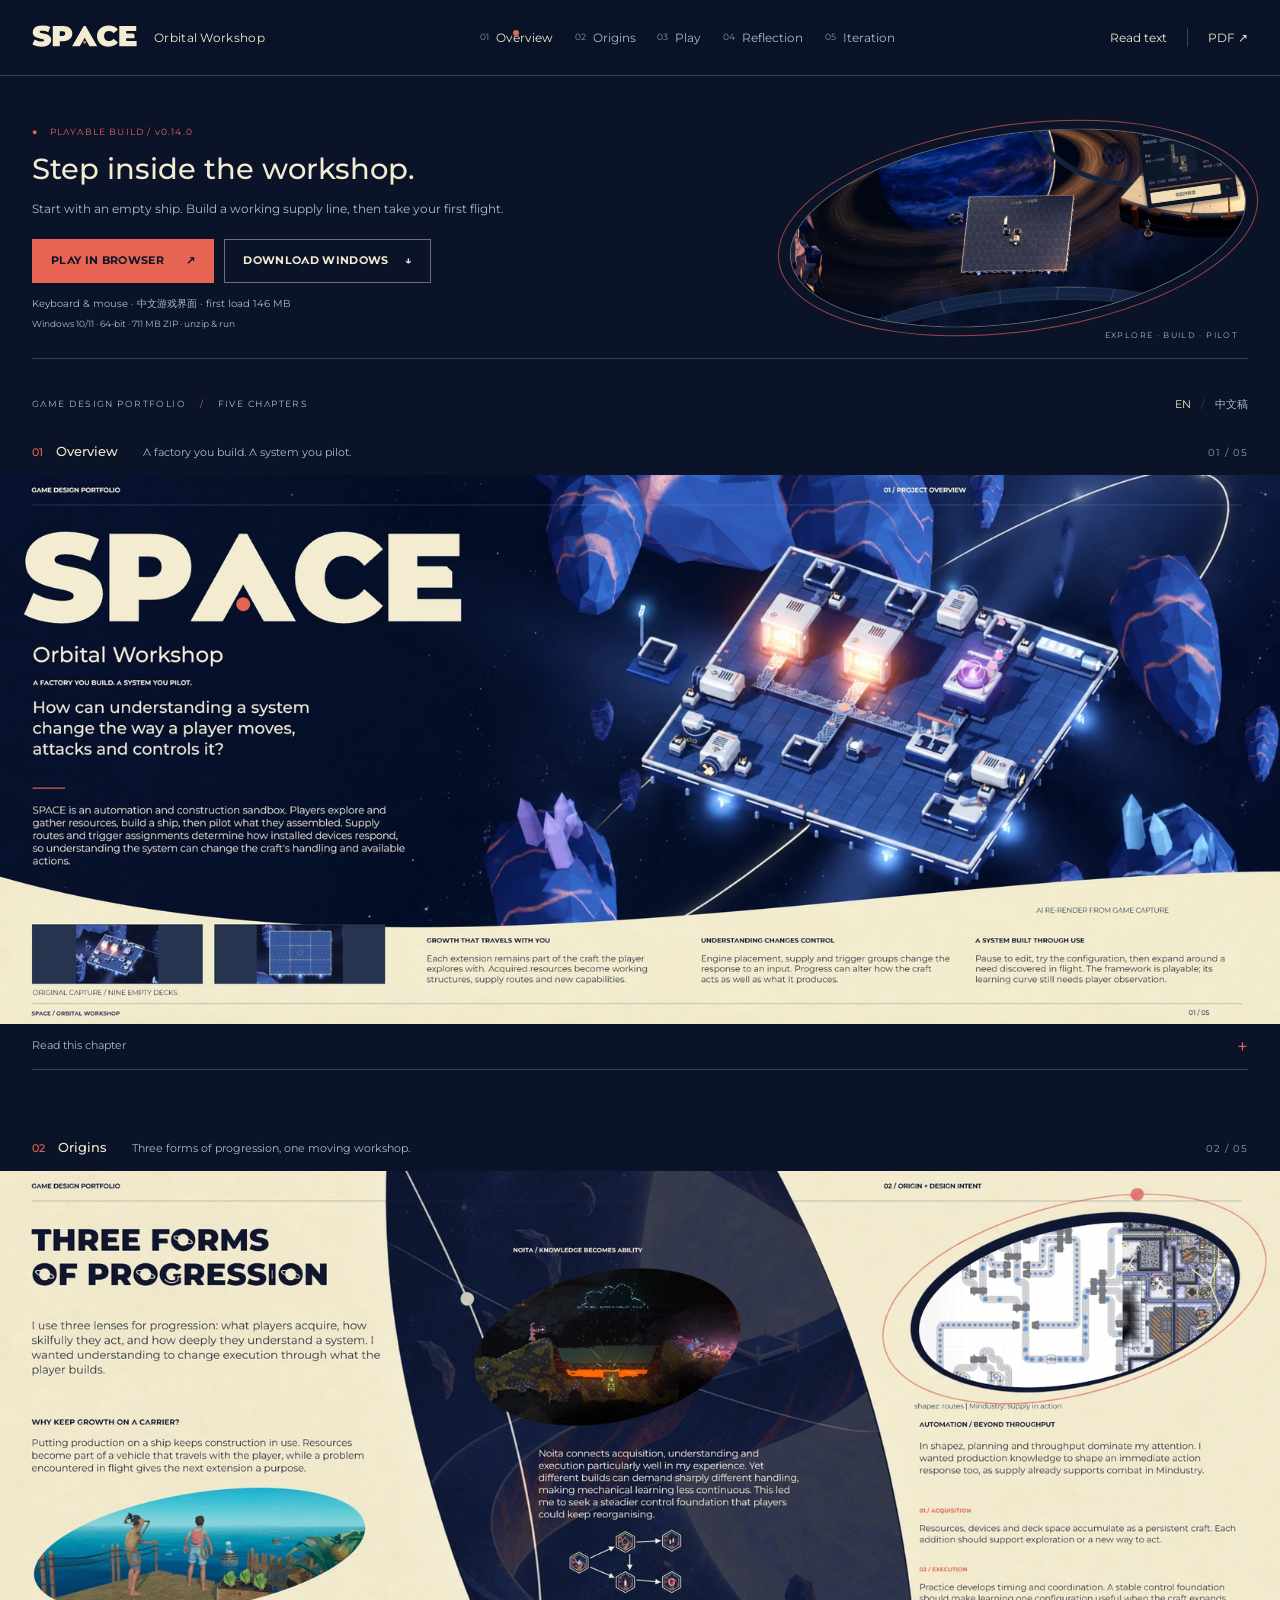
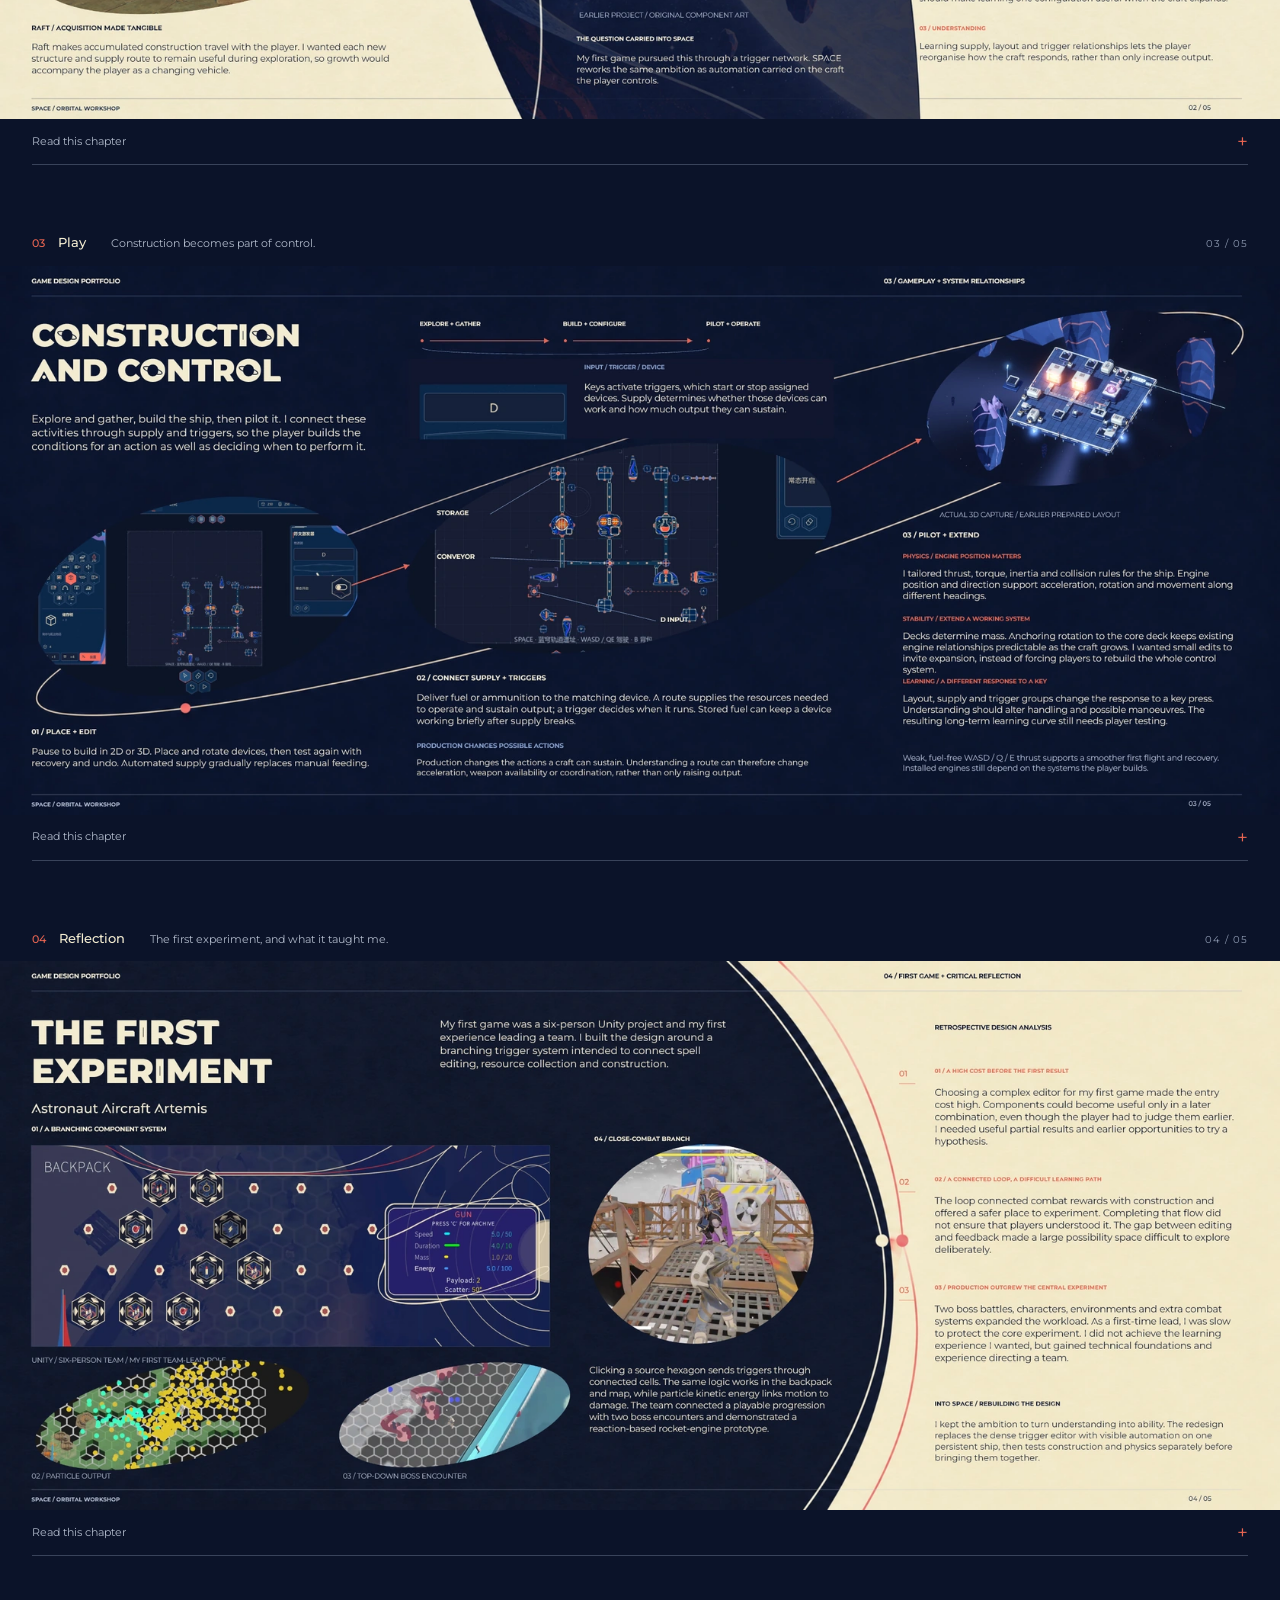
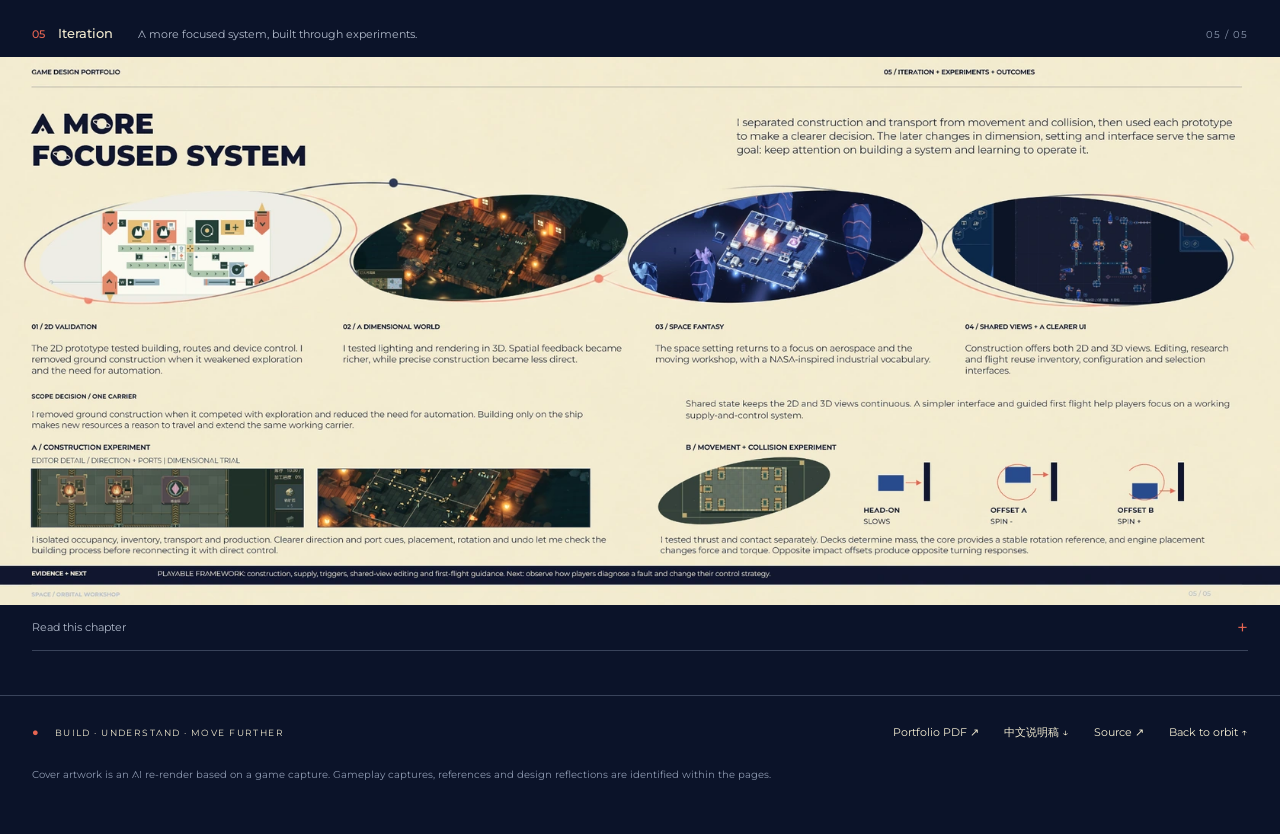
<file: portfolio/index.html>
<!doctype html>
<html lang="en">
<head>
  <meta charset="utf-8">
  <meta name="viewport" content="width=device-width,initial-scale=1">
  <meta name="theme-color" content="#0b1329">
  <title>SPACE — Orbital Workshop | Game Design Portfolio</title>
  <meta name="description" content="A game design portfolio exploring how construction, automation and understanding can change the way a player moves, attacks and controls a ship.">
  <meta property="og:title" content="SPACE — Orbital Workshop">
  <meta property="og:description" content="A factory you build. A system you pilot. Five chapters on game design, experimentation and reflection.">
  <meta property="og:type" content="website">
  <meta property="og:image" content="https://discelysium.github.io/space/portfolio/assets/social-preview.jpg">
  <meta property="og:url" content="https://discelysium.github.io/space/portfolio/">
  <link rel="canonical" href="https://discelysium.github.io/space/portfolio/">
  <meta name="twitter:card" content="summary_large_image">
  <link rel="icon" href="favicon.svg" type="image/svg+xml">
  <link rel="preload" href="assets/fonts/regular.woff" as="font" type="font/woff" crossorigin>
  <link rel="stylesheet" href="style.css">
  <script src="app.js" defer></script>
</head>
<body>
  <a class="skip-link" href="#portfolio">Skip to portfolio</a>
  <header class="site-header">
    <a class="brand" href="#chapter-1" aria-label="SPACE — Orbital Workshop, beginning"><img src="assets/space-wordmark.svg" width="106" height="32" alt="SPACE"><span>Orbital Workshop</span></a>
    <nav class="chapter-nav" aria-label="Portfolio chapters">
      <a href="#chapter-1" aria-current="location"><span>01</span>Overview</a>
      <a href="#chapter-2"><span>02</span>Origins</a>
      <a href="#chapter-3"><span>03</span>Play</a>
      <a href="#chapter-4"><span>04</span>Reflection</a>
      <a href="#chapter-5"><span>05</span>Iteration</a>
    </nav>
    <div class="header-actions">
      <button id="reading-toggle" type="button" aria-pressed="false">Read text</button>
      <a class="pdf-link" href="downloads/SPACE-Orbital-Workshop.pdf?v=watermark-20261110" target="_blank" rel="noopener" aria-label="Open five-page portfolio PDF">PDF <span aria-hidden="true">↗</span></a>
    </div>
    <div class="reading-progress" aria-hidden="true"><span id="progress"></span></div>
  </header>
  <main id="portfolio">
    <h1 class="sr-only">SPACE — Orbital Workshop. A game design portfolio.</h1>
    <section class="play-entry" id="play" aria-labelledby="play-title">
      <div class="play-copy"><p class="play-eyebrow"><span aria-hidden="true">●</span> PLAYABLE BUILD / v0.14.0</p>
        <h2 id="play-title">Step inside the workshop.</h2>
        <p>Start with an empty ship. Build a working supply line, then take your first flight.</p>
        <div class="play-actions">
          <a class="play-button" href="play/?v=v014-performance-20261027" target="_blank" rel="noopener" aria-label="Play SPACE in your browser (opens a new tab)">PLAY IN BROWSER <span aria-hidden="true">↗</span></a>
          <a class="play-button download-button" href="https://github.com/DiscElysium/space/releases/download/v0.14-performance-20261027/SPACE-v014-Performance-Windows-x64.zip" aria-label="Download SPACE v0.14 for Windows, ZIP, no Godot installation required"><span data-download-label>DOWNLOAD WINDOWS</span><span aria-hidden="true">↓</span></a>
        </div>
        <span class="play-meta">Keyboard &amp; mouse · 中文游戏界面 · first load 146 MB</span>
        <span class="download-meta">Windows 10/11 · 64-bit · 711 MB ZIP · unzip &amp; run</span>
        <span id="download-status" class="download-status" role="status" aria-live="polite"></span>
      </div>
      <div class="play-art"><img src="assets/playable-preview.webp" width="1100" height="688" alt="Actual gameplay: a player-built ship among orbital structures"><span>EXPLORE · BUILD · PILOT</span></div>
    </section>
    <div class="portfolio-tools"><p>GAME DESIGN PORTFOLIO <span class="tool-separator">/</span> FIVE CHAPTERS</p><div class="languages" role="group" aria-label="Reading transcript language"><button type="button" data-language="en" aria-pressed="true">EN</button><span aria-hidden="true">/</span><button type="button" data-language="zh" aria-pressed="false" lang="zh-CN">中文稿</button></div></div>
    
    <section class="chapter" id="chapter-1" aria-labelledby="chapter-title-1" data-chapter="1">
      <div class="chapter-meta"><h2 id="chapter-title-1"><span class="chapter-number">01</span>Overview</h2><p>A factory you build. A system you pilot.</p><span class="page-total">01 / 05</span></div>
      <button class="sheet" type="button" data-open="1" aria-label="Enlarge chapter 1: Overview">
        <img src="assets/pages/01-1680.webp" srcset="assets/pages/01-840.webp 840w, assets/pages/01-1680.webp 1680w, assets/pages/01-full.webp 2520w"
             sizes="(min-width:2200px) 2200px, 100vw" width="2520" height="1080"
             alt="SPACE: an isometric moving factory in deep space, with the design question and three project principles." loading="eager" decoding="async" fetchpriority="high">
        <span class="enlarge-hint" aria-hidden="true"><svg viewBox="0 0 24 24"><path d="M8 3H3v5M16 3h5v5M3 16v5h5M21 16v5h-5"/></svg>Explore full page</span>
      </button>
      <details class="reader" id="reader-1">
        <summary><span class="reader-label">Read this chapter</span><span class="reader-plus" aria-hidden="true">+</span></summary>
        <div class="reader-content" data-reader="1" lang="en"><h3 data-copy="strap">A FACTORY YOU BUILD. A SYSTEM YOU PILOT.</h3><p data-copy="question">How can understanding a system change the way a player moves, attacks and controls it?</p><p data-copy="intro">SPACE is an automation and construction sandbox. Players explore and gather resources, build a ship, then pilot what they assembled. Supply routes and trigger assignments determine how installed devices respond, so understanding the system can change the craft&#x27;s handling and available actions.</p><h3 data-copy="h1">GROWTH THAT TRAVELS WITH YOU</h3><p data-copy="b1">Each extension remains part of the craft the player explores with. Acquired resources become working structures, supply routes and new capabilities.</p><h3 data-copy="h2">UNDERSTANDING CHANGES CONTROL</h3><p data-copy="b2">Engine placement, supply and trigger groups change the response to an input. Progress can alter how the craft acts as well as what it produces.</p><h3 data-copy="h3">A SYSTEM BUILT THROUGH USE</h3><p data-copy="b3">Pause to edit, try the configuration, then expand around a need discovered in flight. The framework is playable; its learning curve still needs player observation.</p></div>
      </details>
    </section>

    <section class="chapter" id="chapter-2" aria-labelledby="chapter-title-2" data-chapter="2">
      <div class="chapter-meta"><h2 id="chapter-title-2"><span class="chapter-number">02</span>Origins</h2><p>Three forms of progression, one moving workshop.</p><span class="page-total">02 / 05</span></div>
      <button class="sheet" type="button" data-open="2" aria-label="Enlarge chapter 2: Origins">
        <img src="assets/pages/02-1680.webp" srcset="assets/pages/02-840.webp 840w, assets/pages/02-1680.webp 1680w, assets/pages/02-full.webp 2520w"
             sizes="(min-width:2200px) 2200px, 100vw" width="2520" height="1080"
             alt="An orbital composition connecting Raft, Noita and automation games to acquisition, execution and understanding." loading="lazy" decoding="async" >
        <span class="enlarge-hint" aria-hidden="true"><svg viewBox="0 0 24 24"><path d="M8 3H3v5M16 3h5v5M3 16v5h5M21 16v5h-5"/></svg>Explore full page</span>
      </button>
      <details class="reader" id="reader-2">
        <summary><span class="reader-label">Read this chapter</span><span class="reader-plus" aria-hidden="true">+</span></summary>
        <div class="reader-content" data-reader="2" lang="en"><p data-copy="intro">I use three lenses for progression: what players acquire, how skilfully they act, and how deeply they understand a system. I wanted understanding to change execution through what the player builds.</p><h3 data-copy="motivation_h">WHY KEEP GROWTH ON A CARRIER?</h3><p data-copy="motivation">Putting production on a ship keeps construction in use. Resources become part of a vehicle that travels with the player, while a problem encountered in flight gives the next extension a purpose.</p><h3 data-copy="raft_h">RAFT / ACQUISITION MADE TANGIBLE</h3><p data-copy="raft">Raft makes accumulated construction travel with the player. I wanted each new structure and supply route to remain useful during exploration, so growth would accompany the player as a changing vehicle.</p><h3 data-copy="noita_h">NOITA / KNOWLEDGE BECOMES ABILITY</h3><p data-copy="noita">Noita connects acquisition, understanding and execution particularly well in my experience. Yet different builds can demand sharply different handling, making mechanical learning less continuous. This led me to seek a steadier control foundation that players could keep reorganising.</p><h3 data-copy="synthesis_h">THE QUESTION CARRIED INTO SPACE</h3><p data-copy="synthesis">My first game pursued this through a trigger network. SPACE reworks the same ambition as automation carried on the craft the player controls.</p><h3 data-copy="automation_h">AUTOMATION / BEYOND THROUGHPUT</h3><p data-copy="automation">In shapez, planning and throughput dominate my attention. I wanted production knowledge to shape an immediate action response too, as supply already supports combat in Mindustry.</p><h3 data-copy="goal1_h">01 / ACQUISITION</h3><p data-copy="goal1">Resources, devices and deck space accumulate as a persistent craft. Each addition should support exploration or a new way to act.</p><h3 data-copy="goal2_h">02 / EXECUTION</h3><p data-copy="goal2">Practice develops timing and coordination. A stable control foundation should make learning one configuration useful when the craft expands.</p><h3 data-copy="goal3_h">03 / UNDERSTANDING</h3><p data-copy="goal3">Learning supply, layout and trigger relationships lets the player reorganise how the craft responds, rather than only increase output.</p></div>
      </details>
    </section>

    <section class="chapter" id="chapter-3" aria-labelledby="chapter-title-3" data-chapter="3">
      <div class="chapter-meta"><h2 id="chapter-title-3"><span class="chapter-number">03</span>Play</h2><p>Construction becomes part of control.</p><span class="page-total">03 / 05</span></div>
      <button class="sheet" type="button" data-open="3" aria-label="Enlarge chapter 3: Play">
        <img src="assets/pages/03-1680.webp" srcset="assets/pages/03-840.webp 840w, assets/pages/03-1680.webp 1680w, assets/pages/03-full.webp 2520w"
             sizes="(min-width:2200px) 2200px, 100vw" width="2520" height="1080"
             alt="Gameplay captures and orbital diagrams explain exploration, ship editing, supply, triggers and piloting." loading="lazy" decoding="async" >
        <span class="enlarge-hint" aria-hidden="true"><svg viewBox="0 0 24 24"><path d="M8 3H3v5M16 3h5v5M3 16v5h5M21 16v5h-5"/></svg>Explore full page</span>
      </button>
      <details class="reader" id="reader-3">
        <summary><span class="reader-label">Read this chapter</span><span class="reader-plus" aria-hidden="true">+</span></summary>
        <div class="reader-content" data-reader="3" lang="en"><p data-copy="intro">Explore and gather, build the ship, then pilot it. I connect these activities through supply and triggers, so the player builds the conditions for an action as well as deciding when to perform it.</p><p data-copy="loop">EXPLORE + GATHER &gt; BUILD + CONFIGURE &gt; PILOT + OPERATE &gt; RETURN TO BUILD</p><h3 data-copy="input_h">INPUT / TRIGGER / DEVICE</h3><p data-copy="input">Keys activate triggers, which start or stop assigned devices. Supply determines whether those devices can work and how much output they can sustain.</p><h3 data-copy="edit_h">01 / PLACE + EDIT</h3><p data-copy="edit">Pause to build in 2D or 3D. Place and rotate devices, then test again with recovery and undo. Automated supply gradually replaces manual feeding.</p><h3 data-copy="supply_h">02 / CONNECT SUPPLY + TRIGGERS</h3><p data-copy="supply">Deliver fuel or ammunition to the matching device. A route supplies the resources needed to operate and sustain output; a trigger decides when it runs. Stored fuel can keep a device working briefly after supply breaks.</p><h3 data-copy="ammo_h">PRODUCTION CHANGES POSSIBLE ACTIONS</h3><p data-copy="ammo">Production changes the actions a craft can sustain. Understanding a route can therefore change acceleration, weapon availability or coordination, rather than only raising output.</p><h3 data-copy="fly_h">03 / PILOT + EXTEND</h3><h3 data-copy="choice1_h">PHYSICS / ENGINE POSITION MATTERS</h3><p data-copy="choice1">I tailored thrust, torque, inertia and collision rules for the ship. Engine position and direction support acceleration, rotation and movement along different headings.</p><h3 data-copy="choice2_h">STABILITY / EXTEND A WORKING SYSTEM</h3><p data-copy="choice2">Decks determine mass. Anchoring rotation to the core deck keeps existing engine relationships predictable as the craft grows. I wanted small edits to invite expansion, instead of forcing players to rebuild the whole control system.</p><h3 data-copy="choice3_h">LEARNING / A DIFFERENT RESPONSE TO A KEY</h3><p data-copy="choice3">Layout, supply and trigger groups change the response to a key press. Understanding should alter handling and possible manoeuvres. The resulting long-term learning curve still needs player testing.</p><p data-copy="assist">Weak, fuel-free WASD / Q / E thrust supports a smoother first flight and recovery. Installed engines still depend on the systems the player builds.</p></div>
      </details>
    </section>

    <section class="chapter" id="chapter-4" aria-labelledby="chapter-title-4" data-chapter="4">
      <div class="chapter-meta"><h2 id="chapter-title-4"><span class="chapter-number">04</span>Reflection</h2><p>The first experiment, and what it taught me.</p><span class="page-total">04 / 05</span></div>
      <button class="sheet" type="button" data-open="4" aria-label="Enlarge chapter 4: Reflection">
        <img src="assets/pages/04-1680.webp" srcset="assets/pages/04-840.webp 840w, assets/pages/04-1680.webp 1680w, assets/pages/04-full.webp 2520w"
             sizes="(min-width:2200px) 2200px, 100vw" width="2520" height="1080"
             alt="Hexagonal spell editing, particle output and boss combat from Astronaut Aircraft Artemis, with retrospective analysis." loading="lazy" decoding="async" >
        <span class="enlarge-hint" aria-hidden="true"><svg viewBox="0 0 24 24"><path d="M8 3H3v5M16 3h5v5M3 16v5h5M21 16v5h-5"/></svg>Explore full page</span>
      </button>
      <details class="reader" id="reader-4">
        <summary><span class="reader-label">Read this chapter</span><span class="reader-plus" aria-hidden="true">+</span></summary>
        <div class="reader-content" data-reader="4" lang="en"><p data-copy="intro">My first game was a six-person Unity project and my first experience leading a team. I built the design around a branching trigger system intended to connect spell editing, resource collection and construction.</p><h3 data-copy="system_h">01 / A BRANCHING COMPONENT SYSTEM</h3><p data-copy="system">Clicking a source hexagon sends triggers through connected cells. The same logic works in the backpack and map, while particle kinetic energy links motion to damage. The team connected a playable progression with two boss encounters and demonstrated a reaction-based rocket-engine prototype.</p><h3 data-copy="reflection_h">RETROSPECTIVE DESIGN ANALYSIS</h3><h3 data-copy="r1_h">01 / A HIGH COST BEFORE THE FIRST RESULT</h3><p data-copy="r1">Choosing a complex editor for my first game made the entry cost high. Components could become useful only in a later combination, even though the player had to judge them earlier. I needed useful partial results and earlier opportunities to try a hypothesis.</p><h3 data-copy="r2_h">02 / A CONNECTED LOOP, A DIFFICULT LEARNING PATH</h3><p data-copy="r2">The loop connected combat rewards with construction and offered a safer place to experiment. Completing that flow did not ensure that players understood it. The gap between editing and feedback made a large possibility space difficult to explore deliberately.</p><h3 data-copy="r3_h">03 / PRODUCTION OUTGREW THE CENTRAL EXPERIMENT</h3><p data-copy="r3">Two boss battles, characters, environments and extra combat systems expanded the workload. As a first-time lead, I was slow to protect the core experiment. I did not achieve the learning experience I wanted, but gained technical foundations and experience directing a team.</p><h3 data-copy="bridge_h">INTO SPACE / REBUILDING THE DESIGN</h3><p data-copy="bridge">I kept the ambition to turn understanding into ability. The redesign replaces the dense trigger editor with visible automation on one persistent ship, then tests construction and physics separately before bringing them together.</p></div>
      </details>
    </section>

    <section class="chapter" id="chapter-5" aria-labelledby="chapter-title-5" data-chapter="5">
      <div class="chapter-meta"><h2 id="chapter-title-5"><span class="chapter-number">05</span>Iteration</h2><p>A more focused system, built through experiments.</p><span class="page-total">05 / 05</span></div>
      <button class="sheet" type="button" data-open="5" aria-label="Enlarge chapter 5: Iteration">
        <img src="assets/pages/05-1680.webp" srcset="assets/pages/05-840.webp 840w, assets/pages/05-1680.webp 1680w, assets/pages/05-full.webp 2520w"
             sizes="(min-width:2200px) 2200px, 100vw" width="2520" height="1080"
             alt="Four elliptical development stages connect the 2D prototype, 3D trials, space setting and shared editing views." loading="lazy" decoding="async" >
        <span class="enlarge-hint" aria-hidden="true"><svg viewBox="0 0 24 24"><path d="M8 3H3v5M16 3h5v5M3 16v5h5M21 16v5h-5"/></svg>Explore full page</span>
      </button>
      <details class="reader" id="reader-5">
        <summary><span class="reader-label">Read this chapter</span><span class="reader-plus" aria-hidden="true">+</span></summary>
        <div class="reader-content" data-reader="5" lang="en"><p data-copy="intro">I separated construction and transport from movement and collision, then used each prototype to make a clearer decision. The later changes in dimension, setting and interface serve the same goal: keep attention on building a system and learning to operate it.</p><h3 data-copy="s1_h">01 / 2D VALIDATION</h3><p data-copy="s1">The 2D prototype tested building, routes and device control. I removed ground construction when it weakened exploration and the need for automation.</p><h3 data-copy="s2_h">02 / A DIMENSIONAL WORLD</h3><p data-copy="s2">I tested lighting and rendering in 3D. Spatial feedback became richer, while precise construction became less direct.</p><h3 data-copy="s3_h">03 / SPACE FANTASY</h3><p data-copy="s3">The space setting returns to a focus on aerospace and the moving workshop, with a NASA-inspired industrial vocabulary.</p><h3 data-copy="s4_h">04 / SHARED VIEWS + A CLEARER UI</h3><p data-copy="s4">Construction offers both 2D and 3D views. Editing, research and flight reuse inventory, configuration and selection interfaces.</p><h3 data-copy="scope_h">SCOPE DECISION / ONE CARRIER</h3><p data-copy="scope">I removed ground construction when it competed with exploration and reduced the need for automation. Building only on the ship makes new resources a reason to travel and extend the same working carrier.</p><p data-copy="principle">Shared state keeps the 2D and 3D views continuous. A simpler interface and guided first flight help players focus on a working supply-and-control system.</p><h3 data-copy="a_h">A / CONSTRUCTION EXPERIMENT</h3><p data-copy="a">I isolated occupancy, inventory, transport and production. Clearer direction and port cues, placement, rotation and undo let me check the building process before reconnecting it with direct control.</p><h3 data-copy="b_h">B / MOVEMENT + COLLISION EXPERIMENT</h3><p data-copy="b">I tested thrust and contact separately. Decks determine mass, the core provides a stable rotation reference, and engine placement changes force and torque. Opposite impact offsets produce opposite turning responses.</p><h3 data-copy="outcome_h">EVIDENCE + NEXT</h3><p data-copy="outcome">PLAYABLE FRAMEWORK: construction, supply, triggers, shared-view editing and first-flight guidance. Next: observe how players diagnose a fault and change their control strategy.</p></div>
      </details>
    </section>
  </main>
  <footer class="site-footer">
    <div><span class="footer-orbit" aria-hidden="true">●</span><p>BUILD · UNDERSTAND · MOVE FURTHER</p></div>
    <nav aria-label="Additional resources"><a href="downloads/SPACE-Orbital-Workshop.pdf?v=watermark-20261110" target="_blank" rel="noopener">Portfolio PDF ↗</a><a href="downloads/SPACE-Chinese-Companion.txt" download lang="zh-CN">中文说明稿 ↓</a><a href="https://github.com/DiscElysium/space/tree/main/portfolio" target="_blank" rel="noopener">Source ↗</a><a href="#chapter-1">Back to orbit ↑</a></nav>
    <small>Cover artwork is an AI re-render based on a game capture. Gameplay captures, references and design reflections are identified within the pages.</small>
  </footer>
  <dialog id="viewer" aria-labelledby="viewer-title">
    <div class="viewer-toolbar"><h2 id="viewer-title">01 / Overview</h2><div class="viewer-actions"><button id="zoom-toggle" type="button" aria-pressed="false">100%</button><button id="fullscreen" type="button">Full screen</button><button id="viewer-close" type="button" aria-label="Close enlarged page">Close <span aria-hidden="true">×</span></button></div></div>
    <div id="viewer-stage" class="viewer-stage" tabindex="0" aria-label="Enlarged page; scroll to inspect at 100 percent"><img id="viewer-image" alt="" width="2520" height="1080"></div>
    <div class="viewer-bottom"><button id="viewer-prev" type="button" aria-label="Previous chapter">← Previous</button><p id="viewer-caption">A factory you build. A system you pilot.</p><button id="viewer-next" type="button" aria-label="Next chapter">Next →</button></div>
  </dialog>
  <p id="status" class="sr-only" aria-live="polite"></p>
<script src="download-4d58ae7248ff.js" defer></script>
</body>
</html>
</file>
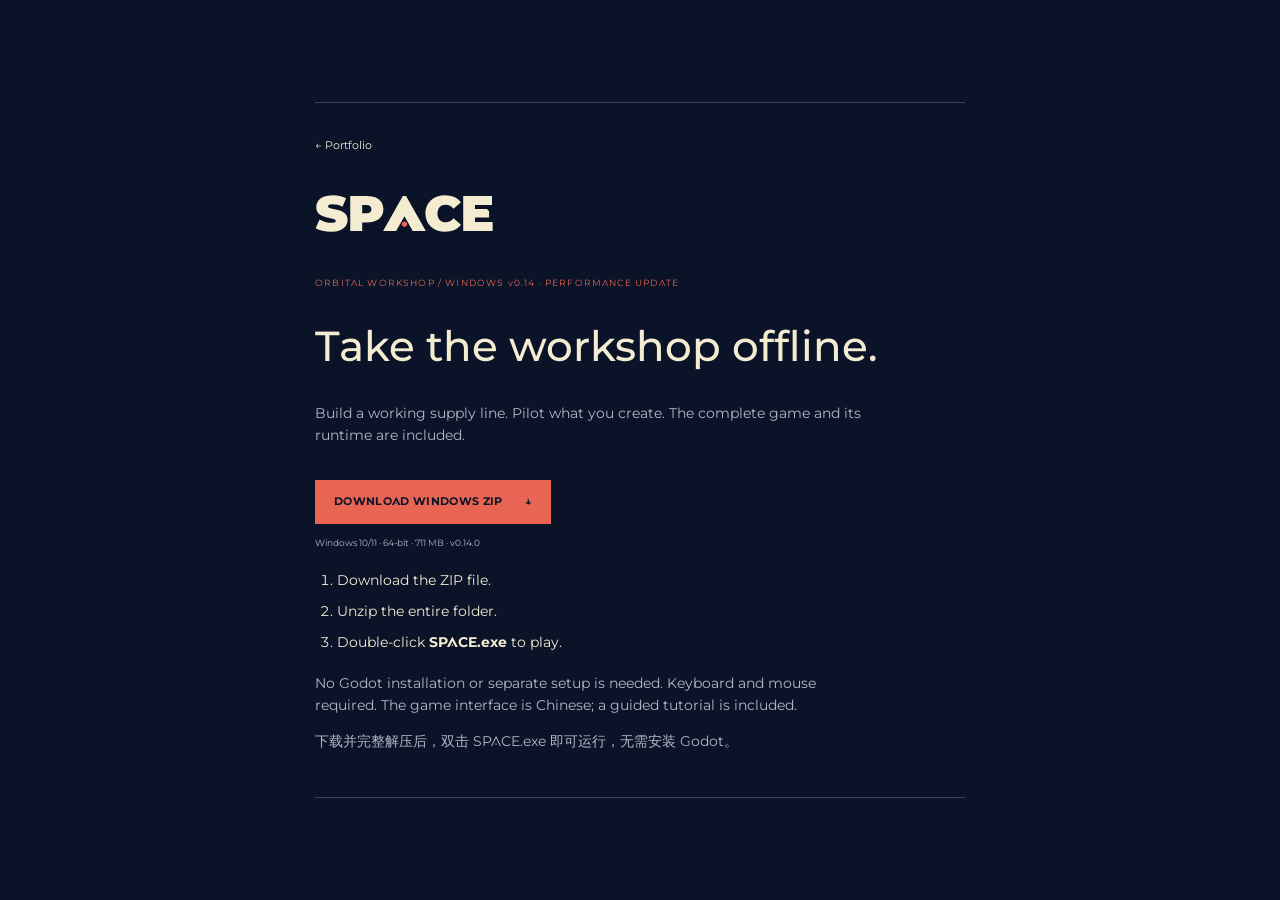
<file: portfolio/downloads/windows/index.html>
<!doctype html><html lang="en"><head><meta charset="utf-8"><meta name="viewport" content="width=device-width,initial-scale=1"><meta name="theme-color" content="#0b1329"><title>Download SPACE · Windows v0.14</title><link rel="icon" href="../../favicon.svg"><link rel="stylesheet" href="../../style.css"><style>body{min-height:100vh;display:grid;place-items:center;padding:32px}.download-card{max-width:650px;width:100%;padding:30px 0;border-top:1px solid var(--line);border-bottom:1px solid var(--line)}.download-card img{width:180px;display:block;margin:35px 0}.download-card h1{font-size:clamp(26px,4vw,42px);font-weight:500;line-height:1.3}.download-card p{color:var(--muted);max-width:560px}.download-card .back{font-size:11px}.download-card .play-button{margin:20px 0 8px}.download-card ol{padding-left:22px;line-height:2.2}</style></head><body><main class="download-card"><a class="back" href="../../#play">← Portfolio</a><img src="../../assets/space-wordmark.svg" alt="SPACE"><p class="play-eyebrow">ORBITAL WORKSHOP / WINDOWS v0.14 · PERFORMANCE UPDATE</p><h1>Take the workshop offline.</h1><p>Build a working supply line. Pilot what you create. The complete game and its runtime are included.</p><a class="play-button" href="https://github.com/DiscElysium/space/releases/download/v0.14-performance-20261027/SPACE-v014-Performance-Windows-x64.zip"><span data-download-label>DOWNLOAD WINDOWS ZIP</span><span aria-hidden="true">↓</span></a><span class="download-meta">Windows 10/11 · 64-bit · 711 MB · v0.14.0</span><p id="download-status" class="download-status" role="status" aria-live="polite"></p><ol><li>Download the ZIP file.</li><li>Unzip the entire folder.</li><li>Double-click <strong>SPACE.exe</strong> to play.</li></ol><p>No Godot installation or separate setup is needed. Keyboard and mouse required. The game interface is Chinese; a guided tutorial is included.</p><p lang="zh-CN">下载并完整解压后，双击 SPACE.exe 即可运行，无需安装 Godot。</p></main><script src="../../download-4d58ae7248ff.js" defer></script></body></html>
</file>
<file: portfolio/style.css>
@font-face{font-family:Space;src:url("assets/fonts/regular.woff") format("woff");font-weight:400;font-display:swap}
@font-face{font-family:Space;src:url("assets/fonts/medium.woff") format("woff");font-weight:500;font-display:swap}
@font-face{font-family:Space;src:url("assets/fonts/bold.woff") format("woff");font-weight:700;font-display:swap}
@font-face{font-family:Space;src:url("assets/fonts/black.woff") format("woff");font-weight:900;font-display:swap}
:root{--navy:#0b1329;--deep:#080f21;--cream:#f3ecd1;--coral:#e76552;--line:#39435a;--muted:#afb8c9;--header:76px;color-scheme:dark}
*{box-sizing:border-box}html{scroll-behavior:smooth;scroll-padding-top:calc(var(--header) + 12px)}
body{margin:0;background:var(--navy);color:var(--cream);font:400 14px/1.6 Space,Arial,sans-serif;-webkit-font-smoothing:antialiased}
button,a{-webkit-tap-highlight-color:transparent}a{color:inherit;text-decoration:none}button{font:inherit;color:inherit;background:none;border:0;cursor:pointer}button:disabled{cursor:default;opacity:.3}
a:focus-visible,button:focus-visible,summary:focus-visible,[tabindex]:focus-visible{outline:2px solid var(--coral);outline-offset:5px}
button svg{width:17px;height:17px;fill:none;stroke:currentColor;stroke-width:1.5}
.sr-only{position:absolute;width:1px;height:1px;padding:0;overflow:hidden;clip:rect(0,0,0,0);white-space:nowrap;border:0}
.skip-link{position:fixed;left:20px;top:-90px;z-index:100;padding:12px 20px;background:var(--cream);color:var(--navy)}.skip-link:focus{top:12px}
.site-header{height:var(--header);padding:0 clamp(18px,2.5vw,60px);display:flex;align-items:center;gap:34px;position:sticky;top:0;z-index:20;background:rgba(11,19,41,.97);border-bottom:1px solid var(--line)}
.brand{display:flex;align-items:center;gap:16px;flex-shrink:0}.brand img{display:block;width:106px;height:32px;object-fit:contain}.brand>span{font-size:12px;letter-spacing:.025em;white-space:nowrap}
.chapter-nav{display:flex;gap:clamp(12px,1.7vw,30px);margin:auto;align-self:stretch;align-items:center;white-space:nowrap}
.chapter-nav a{position:relative;display:flex;align-items:center;gap:7px;height:100%;font-size:12px;color:var(--muted);transition:color .18s}.chapter-nav a span{font-size:9px;color:#8591a9}.chapter-nav a[aria-current]{color:var(--cream)}
.chapter-nav a[aria-current]::after{content:"";position:absolute;width:6px;height:6px;background:var(--coral);border-radius:50%;bottom:11px;left:50%;transform:translateX(-50%)}
.chapter-nav a:hover,.header-actions a:hover,.header-actions button:hover{color:var(--coral)}
.header-actions{display:flex;align-items:center;gap:20px;white-space:nowrap;font-size:12px}.header-actions button{padding:8px 0}.header-actions button[aria-pressed=true]{color:var(--coral)}.pdf-link{border-left:1px solid var(--line);padding-left:20px}
.reading-progress{position:absolute;bottom:-1px;left:0;width:100%;height:2px;pointer-events:none}.reading-progress span{display:block;width:0;height:100%;background:var(--coral);transition:width .15s linear}
main{max-width:2200px;margin:auto}.portfolio-tools{display:flex;justify-content:space-between;align-items:center;padding:18px 2.5vw 0;gap:20px}.portfolio-tools p{font-size:9px;letter-spacing:.16em;margin:0;color:var(--muted)}.tool-separator{margin:0 10px;color:var(--coral)}
.languages{display:flex;gap:10px;align-items:center;font-size:11px;white-space:nowrap}.languages button{padding:5px 0;color:var(--muted)}.languages button[aria-pressed=true]{color:var(--cream)}.languages>span{color:var(--line)}
.chapter{scroll-margin-top:calc(var(--header) + 10px);padding-top:23px;margin-bottom:44px}.chapter-meta{padding:0 2.5vw 13px;display:flex;align-items:baseline;gap:25px}.chapter-meta h2{margin:0;font-size:13px;font-weight:500;white-space:nowrap}.chapter-number{font-size:11px;color:var(--coral);margin-right:13px}.chapter-meta p{margin:0;font-size:11px;color:var(--muted)}.page-total{font-size:10px;letter-spacing:.1em;margin-left:auto;white-space:nowrap;color:#8c98af}
.sheet{position:relative;display:block;padding:0;width:100%;background:var(--cream);aspect-ratio:21/9;overflow:hidden;cursor:zoom-in}.sheet>img{display:block;width:100%;height:100%;object-fit:contain}
.enlarge-hint{position:absolute;right:24px;bottom:18px;display:flex;align-items:center;gap:9px;padding:8px 12px;border:1px solid #f3ecd14d;background:#0b1329e6;color:var(--cream);font-size:10px;opacity:0;transform:translateY(5px);transition:opacity .2s,transform .2s;pointer-events:none}.sheet:hover .enlarge-hint,.sheet:focus-visible .enlarge-hint{opacity:1;transform:translateY(0)}
.reader{margin:0 2.5vw;border-bottom:1px solid var(--line)}.reader summary{display:flex;align-items:center;justify-content:space-between;cursor:pointer;list-style:none;font-size:11px;padding:13px 0;color:var(--muted)}.reader summary::-webkit-details-marker{display:none}.reader summary:hover{color:var(--cream)}.reader-plus{font-size:19px;line-height:1;color:var(--coral);transition:transform .2s}.reader[open] .reader-plus{transform:rotate(45deg)}
.reader-content{columns:2;column-gap:60px;max-width:1360px;margin:9px auto 33px;padding:10px 12px 15px;font-size:14px;line-height:1.8}.reader-content p{margin:0 0 22px;break-inside:avoid;color:#d3d5d6}.reader-content h3{font-size:11px;font-weight:700;letter-spacing:.04em;line-height:1.6;margin:0 0 10px;break-after:avoid;color:var(--coral)}.reader-content [data-copy=question]{font-size:22px;line-height:1.5;color:var(--cream)}.reader-content[lang=zh-CN]{font-family:"Microsoft YaHei","PingFang SC",system-ui,sans-serif}.reader-content[lang=zh-CN] p{line-height:1.95}.reader-content[lang=zh-CN] h4{font-size:14px;letter-spacing:.02em}
.site-footer{max-width:2200px;margin:22px auto 0;padding:28px 2.5vw 36px;border-top:1px solid var(--line);display:flex;align-items:center;flex-wrap:wrap;gap:25px}.site-footer>div{display:flex;align-items:center;gap:16px}.footer-orbit{color:var(--coral);font-size:11px}.site-footer p{font-size:9px;letter-spacing:.16em;margin:0}.site-footer nav{margin-left:auto;display:flex;gap:25px;flex-wrap:wrap;font-size:11px}.site-footer a:hover{color:var(--coral)}.site-footer small{width:100%;font-size:10px;color:#8c98af}
body:has(dialog[open]){overflow:hidden}dialog{padding:0;border:1px solid var(--line);background:var(--deep);color:var(--cream);width:calc(100vw - 28px);height:calc(100dvh - 28px);max-width:none;max-height:none;overflow:hidden}dialog[open]{display:flex;flex-direction:column}dialog::backdrop{background:#030711ed}
.viewer-toolbar,.viewer-bottom{display:flex;align-items:center;gap:20px;padding:12px 20px;flex-shrink:0;background:var(--navy)}.viewer-toolbar{border-bottom:1px solid var(--line);min-height:62px}.viewer-toolbar h2{font-size:13px;font-weight:500;margin:0}.viewer-actions{display:flex;gap:20px;margin-left:auto;align-items:center}.viewer-actions button{font-size:11px;padding:7px 0;min-width:42px}.viewer-actions button[aria-pressed=true]{color:var(--coral)}#viewer-close{border-left:1px solid var(--line);padding-left:20px}#viewer-close span{font-size:18px;vertical-align:-1px;margin-left:8px;color:var(--coral)}
.viewer-stage{flex:1;min-height:0;display:grid;place-items:center;overflow:auto;overscroll-behavior:contain}.viewer-stage img{display:block;max-width:100%;max-height:100%;width:auto;height:auto;object-fit:contain}.viewer-stage.is-zoomed{display:block;cursor:grab;touch-action:pan-x pan-y}.viewer-stage.is-zoomed img{width:2520px;height:1080px;max-width:none;max-height:none;margin:auto}.viewer-stage.is-dragging{cursor:grabbing;user-select:none}.viewer-bottom{border-top:1px solid var(--line);justify-content:space-between;min-height:54px;font-size:11px}.viewer-bottom p{margin:0;color:var(--muted);text-align:center}.viewer-bottom button{font-size:11px;white-space:nowrap;padding:6px 0}
@media(min-width:2200px){.site-header{padding-left:max(30px,calc((100vw - 2090px)/2));padding-right:max(30px,calc((100vw - 2090px)/2))}}
@media(max-width:1150px){.brand>span{display:none}.site-header{gap:20px}.header-actions{gap:15px}.chapter-nav{gap:17px}}
@media(max-width:800px){:root{--header:105px}.site-header{height:var(--header);padding:13px 20px 0;flex-wrap:wrap;gap:0;align-content:space-between}.brand img{width:95px;height:28px}.brand>span{display:block;font-size:11px}.header-actions{margin-left:auto;height:28px}.chapter-nav{order:3;width:100%;height:47px;justify-content:space-between;gap:12px;margin:5px 0 0}.chapter-nav a{font-size:11px;gap:6px}.chapter-nav a[aria-current]::after{bottom:3px;width:4px;height:4px}.portfolio-tools{padding:16px 20px 0}.portfolio-tools p{font-size:8px;letter-spacing:.08em}.chapter{margin-bottom:27px;padding-top:19px}.chapter-meta{padding:0 20px 12px;gap:15px}.chapter-meta p{display:none}.chapter-meta h2{font-size:12px}.reader{margin:0 20px}.reader-content{columns:1;max-width:670px;padding:5px 0 12px;font-size:14px}.reader-content h3{font-size:11px}.site-footer{padding:24px 20px;gap:20px}.site-footer nav{margin-left:0;width:100%;gap:20px}.viewer-toolbar h2{font-size:11px}.viewer-toolbar,.viewer-bottom{padding:10px 13px}.viewer-actions{gap:14px}.viewer-bottom p{display:none}.viewer-stage.is-zoomed img{width:1680px;height:720px}.enlarge-hint{opacity:1;transform:none;right:10px;bottom:9px;padding:5px 7px;font-size:8px}.enlarge-hint svg{width:12px;height:12px}}
@media(max-width:430px){.brand>span{display:none}.chapter-nav a{font-size:10px;gap:4px}.chapter-nav a span{font-size:8px}.portfolio-tools p{max-width:200px}.tool-separator{margin:0 5px}.viewer-toolbar{gap:8px}.viewer-actions{gap:10px}.viewer-actions button{font-size:10px}#viewer-close{padding-left:10px}#fullscreen{display:none}}
@media(prefers-reduced-motion:reduce){html{scroll-behavior:auto}*,*::before,*::after{transition:none!important}}
@media print{body{background:white}.site-header,.portfolio-tools,.chapter-meta,.reader,.site-footer,.enlarge-hint{display:none}.chapter{margin:0;padding:0;break-after:page}.sheet{border:0}.sheet img{width:100%}@page{size:landscape;margin:0}}

/* Playable build: the entry sits above the unchanged five chapter compositions. */
.play-entry{display:grid;grid-template-columns:1.3fr 1fr;align-items:center;gap:45px;margin:26px 2.5vw 14px;padding:22px 0 26px;border-bottom:1px solid var(--line);scroll-margin-top:calc(var(--header) + 14px)}
.play-eyebrow{font-size:9px!important;letter-spacing:.13em;color:var(--coral)!important;margin:0 0 10px!important}.play-eyebrow span{margin-right:8px}
.play-copy h2{font-size:clamp(22px,2.3vw,34px);line-height:1.3;margin:0 0 10px;font-weight:500}
.play-copy>p{font-size:12px;color:var(--muted);max-width:500px;line-height:1.8;margin:0 0 19px}
.play-button{display:inline-flex;align-items:center;gap:22px;background:var(--coral);color:var(--navy);padding:12px 18px;font-size:11px;font-weight:700;letter-spacing:.03em;border:1px solid var(--coral);transition:background .18s,color .18s}
.play-button:hover{background:var(--cream);border-color:var(--cream)}
.play-meta{display:inline-block;margin-left:16px;font:10px/1.8 Space,"Microsoft YaHei",sans-serif;color:var(--muted)}
.play-art{position:relative;width:min(100%,460px);height:190px;justify-self:end}
.play-art img{display:block;width:100%;height:100%;object-fit:cover;object-position:50% 50%;border-radius:50%;transform:rotate(-8deg);border:1px solid #f3ecd166}
.play-art::before{content:"";position:absolute;inset:-9px -12px;border:1px solid var(--coral);border-radius:50%;transform:rotate(-8deg);opacity:.65}
.play-art>span{position:absolute;right:10px;bottom:-19px;font-size:8px;letter-spacing:.17em;color:var(--muted)}
@media(max-width:1100px){.play-meta{display:block;margin:11px 0 0}.play-art{height:175px}.play-entry{gap:30px}}
@media(max-width:720px){.play-entry{grid-template-columns:1fr;margin:22px 20px 8px;padding:6px 0 24px;gap:0}.play-art{display:none}.play-copy>p{font-size:12px;max-width:520px}.play-copy h2{font-size:25px}.play-meta{display:inline-block;margin-left:12px;font-size:9px}.play-button{padding:11px 14px;font-size:10px}}
@media(max-width:450px){.play-meta{display:block;margin:12px 0 0}}
@media print{.play-entry{display:none}}

/* Paired browser / portable desktop entry, retaining the portfolio palette. */
.play-actions{display:flex;flex-wrap:wrap;gap:10px;align-items:center}
.download-button{background:transparent;color:var(--cream);border-color:#f3ecd16b;gap:16px}
.download-button:hover{background:var(--cream);color:var(--navy)}
.download-button[aria-disabled=true]{opacity:.7;cursor:progress}
.play-copy .play-meta{display:block;margin:12px 0 0}
.download-meta{display:block;margin-top:3px;font-size:9px;color:var(--muted);line-height:1.8}
.download-status{display:block;max-width:510px;font-size:10px;line-height:1.7;color:var(--cream)}
.download-status:not(:empty){margin-top:8px}
@media(max-width:450px){.play-actions{gap:9px}.play-actions .play-button{font-size:9px;padding:11px 12px;gap:12px}}
</file>
